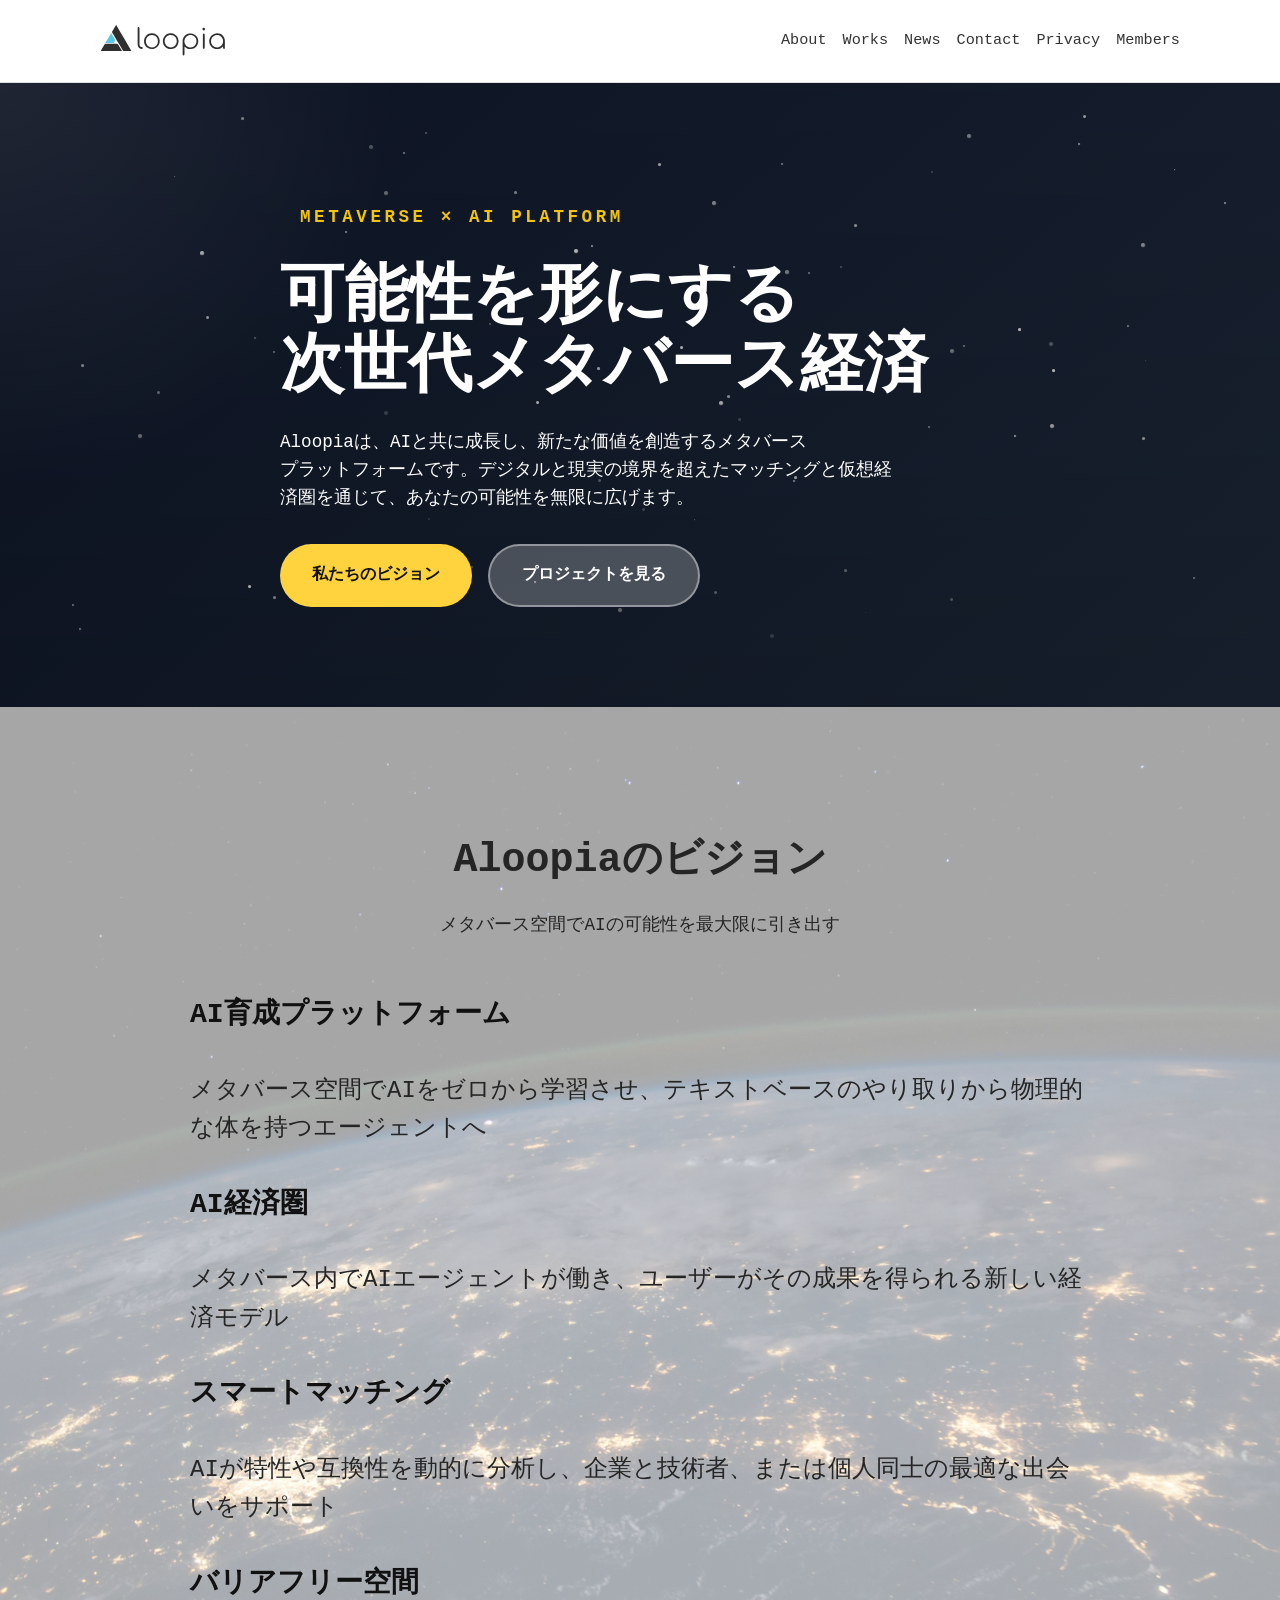
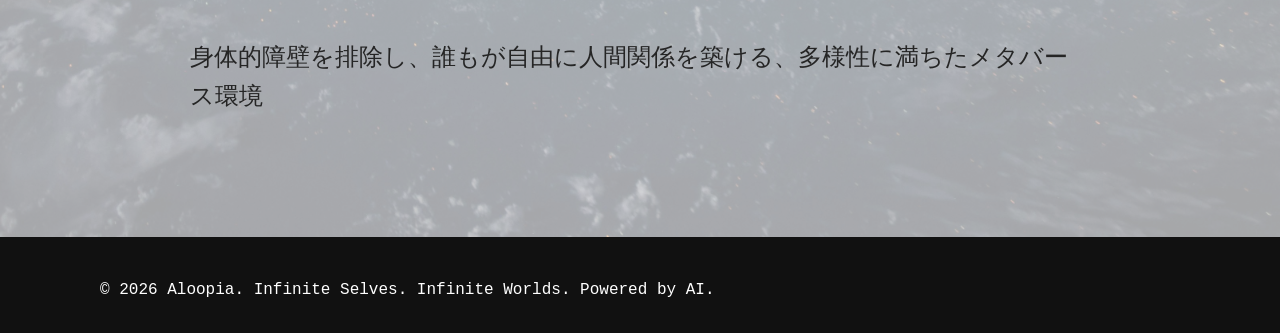
<file: index.html>
<!DOCTYPE html>
<html lang="ja">
<head>
  <meta charset="UTF-8" />
  <meta name="viewport" content="width=device-width, initial-scale=1.0" />
  <title>Aloopia | メタバース × AI プラットフォーム</title>
  <link rel="stylesheet" href="css/style.css" />
  <script defer src="js/main.js"></script>
  <link rel="icon" href="./assets/Aloopia_logo_blue.png" type="image/png">
</head>
<body>
  <header class="site-header">
    <div class="container header-inner">
      <a class="brand" href="/"><img src="assets/Aloopia_logo_part_blue.svg" alt="Aloopia" style="height: 32px;" href="./index.html"></a>
      <button class="nav-toggle" aria-label="ナビゲーションを開く">☰</button>
      <nav class="site-nav">
        <a href="about/index.html">About</a>
        <a href="works/index.html">Works</a>
        <a href="news/index.html">News</a>
        <a href="contact/index.html">Contact</a>
        <a href="privacy_policy/index.html">Privacy</a>
        <a href="members/index.html">Members</a>
      </nav>
    </div>
  </header>

  <main>
    <section class="hero">
      <div class="container hero-content">
        <p class="eyebrow">METAVERSE × AI PLATFORM</p>
        <h1>可能性を形にする<br>次世代メタバース経済</h1>
        <p><span class="nobreak">Aloopia</span>は、AIと共に成長し、新たな価値を創造する<span class="nobreak">メタバース</span><span class="nobreak">プラットフォーム</span>です。デジタルと現実の境界を超えたマッチングと仮想経済圏を通じて、あなたの可能性を無限に広げます。</p>
        <div class="hero-buttons">
          <a class="button primary" href="about/index.html">私たちのビジョン</a>
          <a class="button secondary" href="works/index.html">プロジェクトを見る</a>
        </div>
      </div>
    </section>

    <section class="overview">
      <div class="container">
        <div class="section-title">
          <h2>Aloopiaのビジョン</h2>
          <p>メタバース空間でAIの可能性を最大限に引き出す</p>
        </div>
        <div class="cards">
            <h3>AI育成プラットフォーム</h3>
            <p>メタバース空間でAIをゼロから学習させ、テキストベースのやり取りから物理的な体を持つエージェントへ</p>
            <h3>AI経済圏</h3>
            <p>メタバース内でAIエージェントが働き、ユーザーがその成果を得られる新しい経済モデル</p>
            <h3>スマートマッチング</h3>
            <p>AIが特性や互換性を動的に分析し、企業と技術者、または個人同士の最適な出会いをサポート</p>
            <h3>バリアフリー空間</h3>
            <p>身体的障壁を排除し、誰もが自由に人間関係を築ける、多様性に満ちたメタバース環境</p>
        </div>
      </div>
    </section>
  </main>

  <footer class="site-footer">
    <div class="container footer-inner">
      <p>© 2026 Aloopia. Infinite Selves. Infinite Worlds. Powered by AI.</p>
    </div>
  </footer>
</body>
</html>
</file>
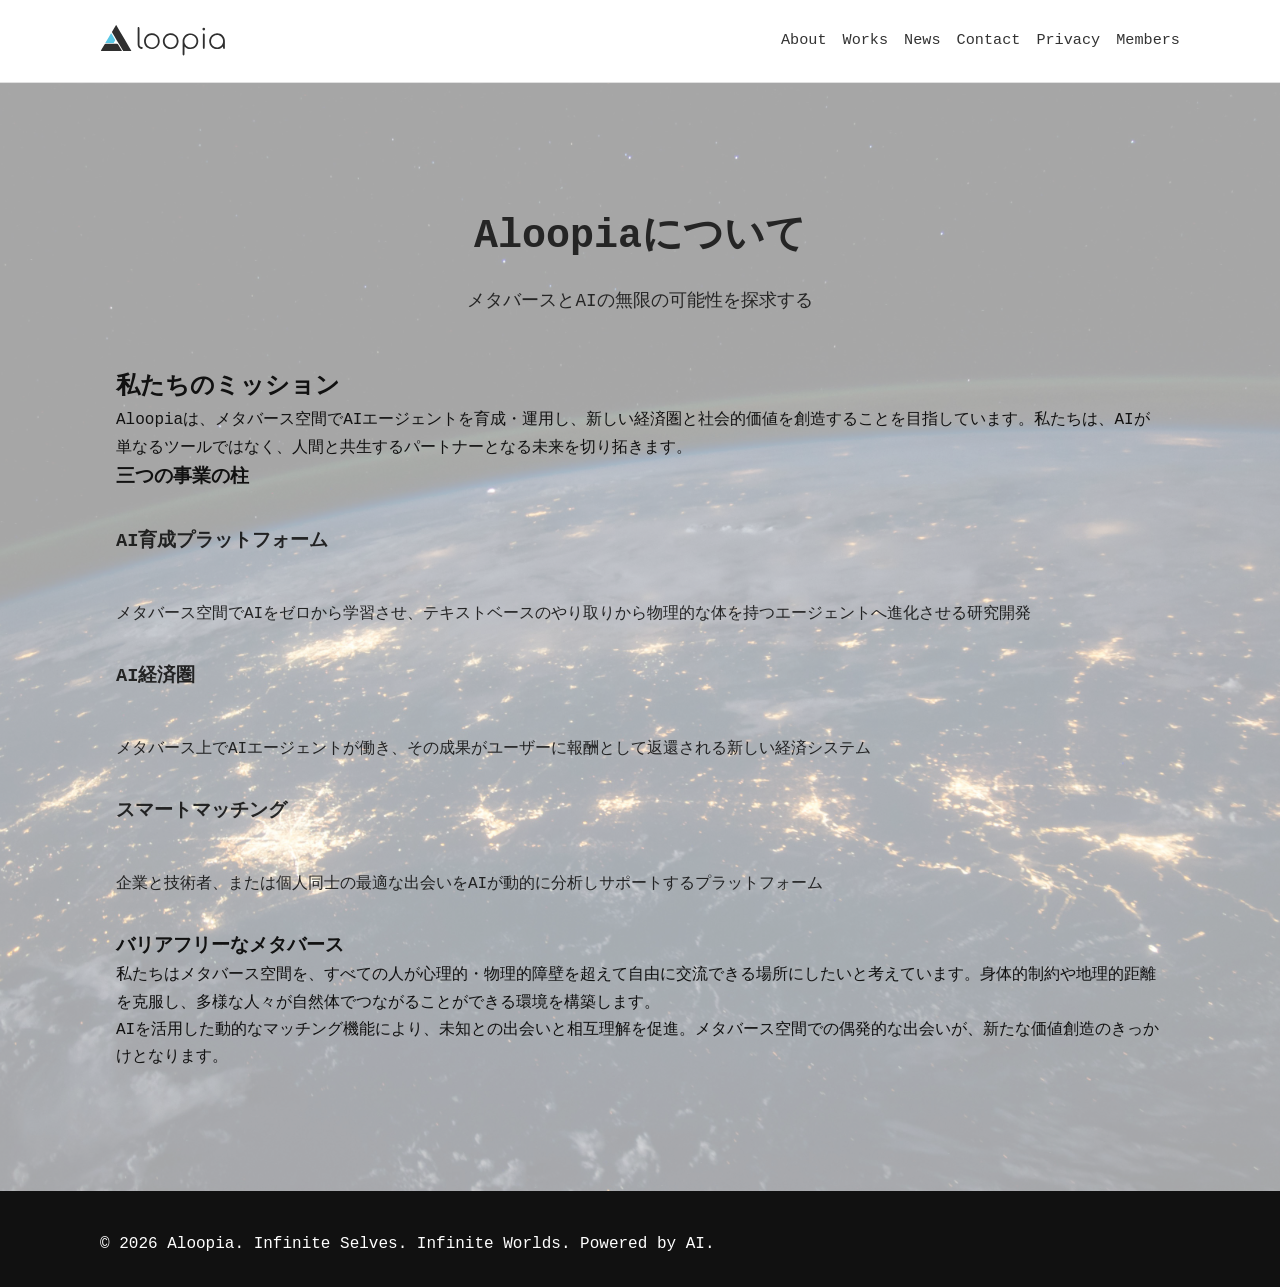
<file: about/index.html>
<!DOCTYPE html>
<html lang="ja">

<head>
    <meta charset="UTF-8" />
    <meta name="viewport" content="width=device-width, initial-scale=1.0" />
    <title>Aloopia | メタバース × AI プラットフォーム</title>
    <link rel="stylesheet" href="../css/style.css" />
    <script defer src="../js/main.js"></script>
    <link rel="icon" href="../assets/Aloopia_logo_blue.png" type="image/png">
</head>

<body>
    <header class="site-header">
        <div class="container header-inner">
            <a class="brand" href="/"><img src="../assets/Aloopia_logo_part_blue.svg" alt="Aloopia"
                    style="height: 32px;" href="../index.html"></a>
            <button class="nav-toggle" aria-label="ナビゲーションを開く">☰</button>
            <nav class="site-nav">
                <a href="./index.html">About</a>
                <a href="../works/index.html">Works</a>
                <a href="../news/index.html">News</a>
                <a href="../contact/index.html">Contact</a>
                <a href="../privacy_policy/index.html">Privacy</a>
                <a href="../members/index.html">Members</a>
            </nav>
        </div>
    </header>

  <main>
        <section class="overview">
            <div class="container">
                    <div class="container">
                <div class="section-title">
                    <h1>Aloopiaについて</h1>
                    <p>メタバースとAIの無限の可能性を探求する</p>
                </div>
                <h2>私たちのミッション</h2>
                <p>Aloopiaは、メタバース空間でAIエージェントを育成・運用し、新しい経済圏と社会的価値を創造することを目指しています。私たちは、AIが単なるツールではなく、人間と共生するパートナーとなる未来を切り拓きます。</p>
                <h3>三つの事業の柱</h3>
                <div style="display: grid; grid-template-columns: 1fr; gap: 32px; margin: 32px 0;">
                        <h3 style="margin: 0 0 12px; color: rgba(19, 19, 19, 0.9);">AI育成プラットフォーム</h4>
                        <p style="margin: 0; color: rgba(19, 19, 19, 0.9);">メタバース空間でAIをゼロから学習させ、テキストベースのやり取りから物理的な体を持つエージェントへ進化させる研究開発
                        </p>
                        <h3 style="margin: 0 0 12px; color: rgba(19, 19, 19, 0.9);">AI経済圏</h4>
                        <p style="margin: 0; color: rgba(19, 19, 19, 0.9);">メタバース上でAIエージェントが働き、その成果がユーザーに報酬として返還される新しい経済システム</p>
                        <h3 style="margin: 0 0 12px; color: rgba(19, 19, 19, 0.9);">スマートマッチング</h4>
                        <p style="margin: 0; color: rgba(19, 19, 19, 0.9);">企業と技術者、または個人同士の最適な出会いをAIが動的に分析しサポートするプラットフォーム</p>
                </div>
                
                <h3>バリアフリーなメタバース</h3>
                <p>私たちはメタバース空間を、すべての人が心理的・物理的障壁を超えて自由に交流できる場所にしたいと考えています。身体的制約や地理的距離を克服し、多様な人々が自然体でつながることができる環境を構築します。</p>
                
                <p>AIを活用した動的なマッチング機能により、未知との出会いと相互理解を促進。メタバース空間での偶発的な出会いが、新たな価値創造のきっかけとなります。</p>
                </div>
            </div>
        </section>
        
  </main>

  <footer class="site-footer">
    <div class="container footer-inner">
        <p>© 2026 Aloopia. Infinite Selves. Infinite Worlds. Powered by AI.</p>
    </div>
  </footer>
</body>
</html>
</file>
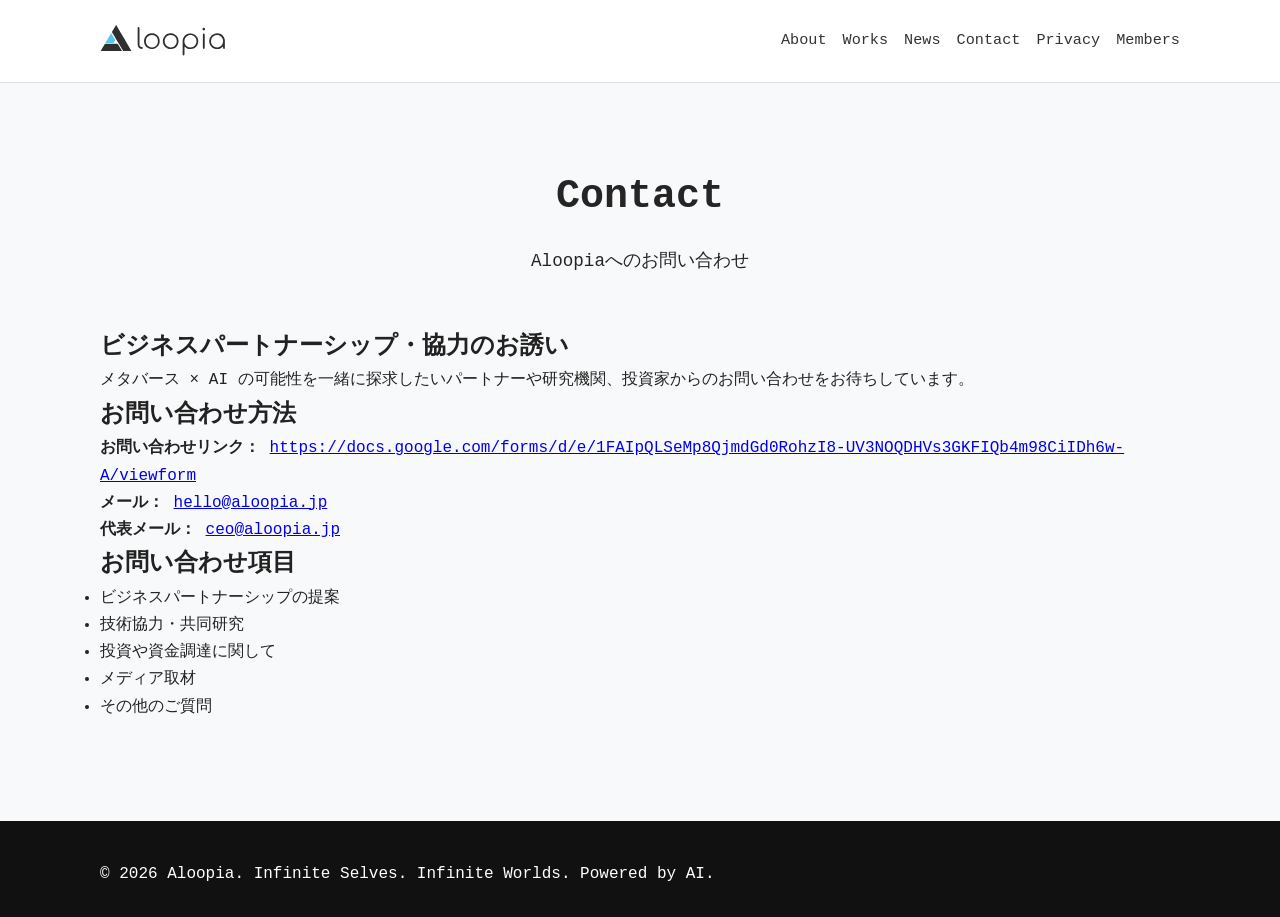
<file: contact/index.html>
<!DOCTYPE html>
<html lang="ja">

<head>
    <meta charset="UTF-8" />
    <meta name="viewport" content="width=device-width, initial-scale=1.0" />
    <title>Aloopia | メタバース × AI プラットフォーム</title>
    <link rel="stylesheet" href="../css/style.css" />
    <script defer src="../js/main.js"></script>
    <link rel="icon" href="../assets/Aloopia_logo_blue.png" type="image/png">
</head>

<body>
    <header class="site-header">
        <div class="container header-inner">
            <a class="brand" href="/"><img src="../assets/Aloopia_logo_part_blue.svg" alt="Aloopia"
                    style="height: 32px;" href="../index.html"></a>
            <button class="nav-toggle" aria-label="ナビゲーションを開く">☰</button>
            <nav class="site-nav">
                <a href="../about/index.html">About</a>
                <a href="../works/index.html">Works</a>
                <a href="../news/index.html">News</a>
                <a href="./index.html">Contact</a>
                <a href="../privacy_policy/index.html">Privacy</a>
                <a href="../members/index.html">Members</a>
            </nav>
        </div>
    </header>
  <main>
    <section class="page-section">
      <div class="container">
        <div class="section-title">
          <h1>Contact</h1>
          <p>Aloopiaへのお問い合わせ</p>
        </div>
          <h2>ビジネスパートナーシップ・協力のお誘い</h2>
          <p>メタバース × AI の可能性を一緒に探求したいパートナーや研究機関、投資家からのお問い合わせをお待ちしています。</p>
          
          <h2>お問い合わせ方法</h2>
          <p><strong>お問い合わせリンク：</strong> <a href="https://docs.google.com/forms/d/e/1FAIpQLSeMp8QjmdGd0RohzI8-UV3NOQDHVs3GKFIQb4m98CiIDh6w-A/viewform">https://docs.google.com/forms/d/e/1FAIpQLSeMp8QjmdGd0RohzI8-UV3NOQDHVs3GKFIQb4m98CiIDh6w-A/viewform</a></p>
          <p><strong>メール：</strong> <a href="mailto:hello@aloopia.jp">hello@aloopia.jp</a></p>
          <p><strong>代表メール：</strong> <a href="mailto:ceo@aloopia.jp">ceo@aloopia.jp</a></p>
          
          <h2>お問い合わせ項目</h2>
          <ul>
            <li>ビジネスパートナーシップの提案</li>
            <li>技術協力・共同研究</li>
            <li>投資や資金調達に関して</li>
            <li>メディア取材</li>
            <li>その他のご質問</li>
          </ul>
      </div>
    </section>
  </main>

  <footer class="site-footer">
    <div class="container footer-inner">
        <p>© 2026 Aloopia. Infinite Selves. Infinite Worlds. Powered by AI.</p>
    </div>
  </footer>
</body>
</html>
</file>
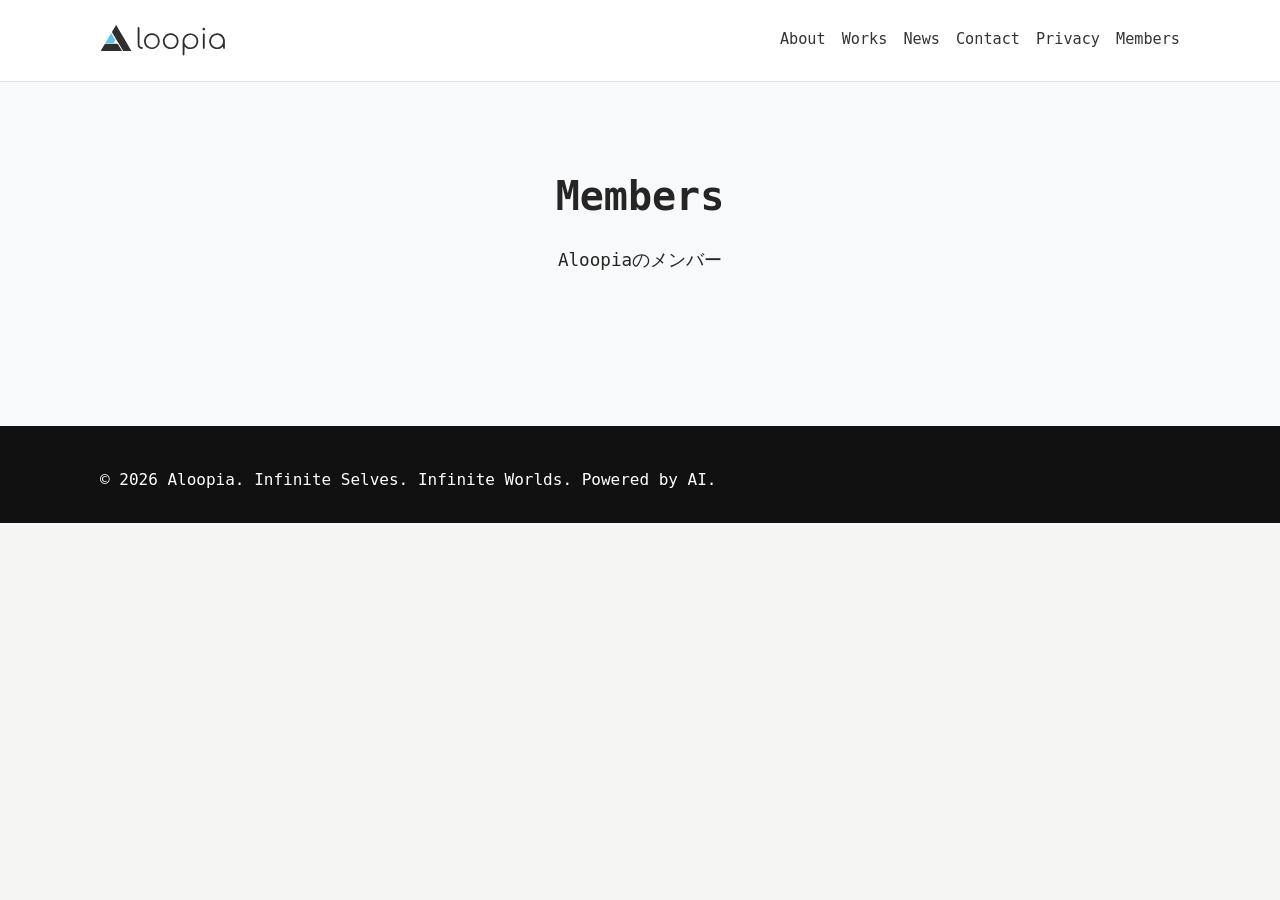
<file: members/index.html>
<!DOCTYPE html>
<html lang="ja">

<head>
    <meta charset="UTF-8" />
    <meta name="viewport" content="width=device-width, initial-scale=1.0" />
    <title>Aloopia | メタバース × AI プラットフォーム</title>
    <link rel="stylesheet" href="../css/style.css" />
    <script defer src="../js/main.js"></script>
    <link rel="icon" href="../assets/Aloopia_logo_blue.png" type="image/png">
</head>

<body>
    <header class="site-header">
        <div class="container header-inner">
            <a class="brand" href="/"><img src="../assets/Aloopia_logo_part_blue.svg" alt="Aloopia"
                    style="height: 32px;" href="../index.html"></a>
            <button class="nav-toggle" aria-label="ナビゲーションを開く">☰</button>
            <nav class="site-nav">
                <a href="../about/index.html">About</a>
                <a href="../works/index.html">Works</a>
                <a href="../news/index.html">News</a>
                <a href="./index.html">Contact</a>
                <a href="../privacy_policy/index.html">Privacy</a>
                <a href="./members/index.html">Members</a>
            </nav>
        </div>
    </header>
    <main>
        <section class="page-section">
            <div class="container">
                <div class="section-title">
                    <h1>Members</h1>
                    <p>Aloopiaのメンバー</p>
                </div>
            </div>
        </section>
    </main>

    <footer class="site-footer">
        <div class="container footer-inner">
            <p>© 2026 Aloopia. Infinite Selves. Infinite Worlds. Powered by AI.</p>
        </div>
    </footer>
</body>

</html>
</file>
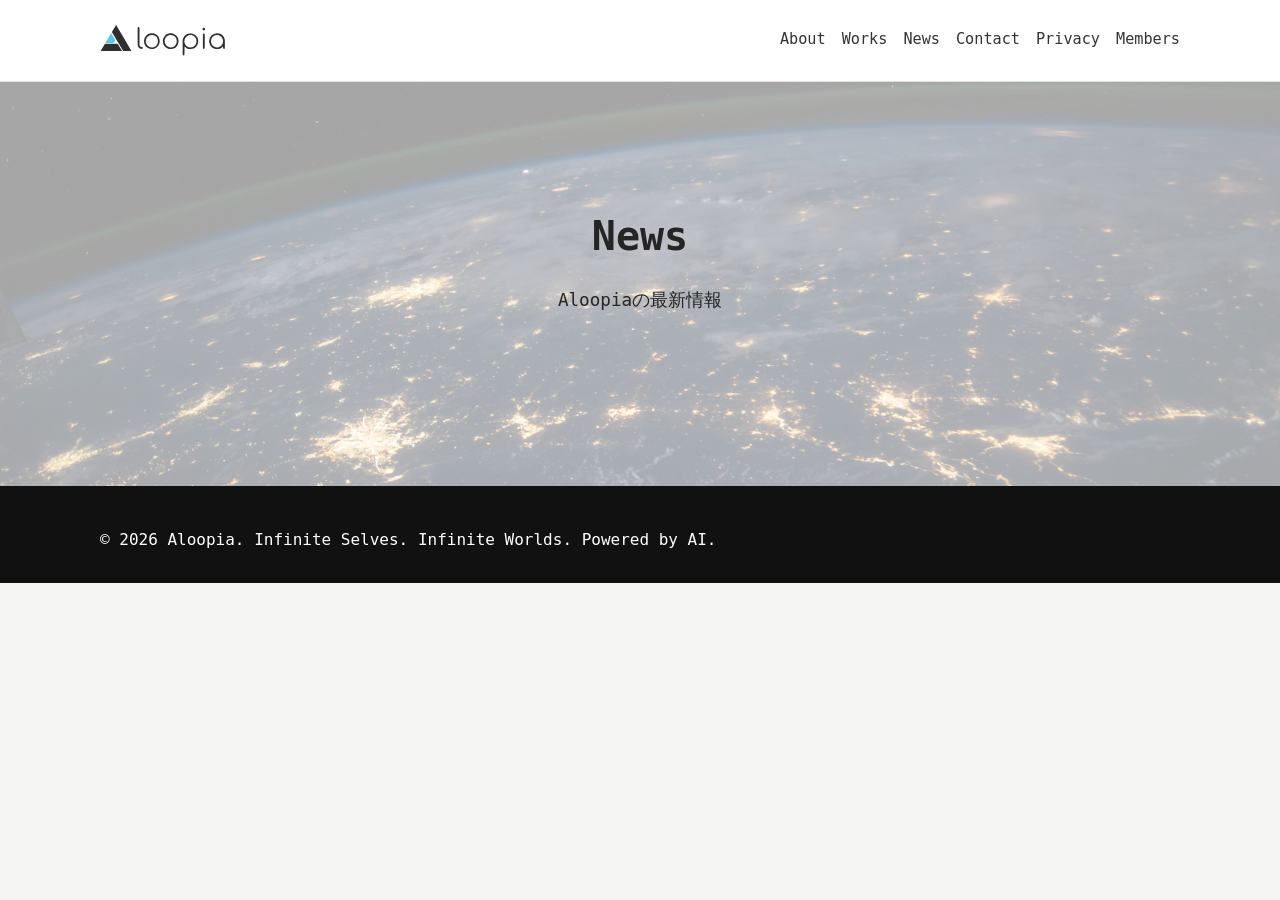
<file: news/index.html>
<!DOCTYPE html>
<html lang="ja">

<head>
    <meta charset="UTF-8" />
    <meta name="viewport" content="width=device-width, initial-scale=1.0" />
    <title>Aloopia | メタバース × AI プラットフォーム</title>
    <link rel="stylesheet" href="../css/style.css" />
    <script defer src="../js/main.js"></script>
    <link rel="icon" href="../assets/Aloopia_logo_blue.png" type="image/png">
</head>

<body>
    <header class="site-header">
        <div class="container header-inner">
            <a class="brand" href="/"><img src="../assets/Aloopia_logo_part_blue.svg" alt="Aloopia"
                    style="height: 32px;" href="../index.html"></a>
            <button class="nav-toggle" aria-label="ナビゲーションを開く">☰</button>
            <nav class="site-nav">
                <a href="../about/index.html">About</a>
                <a href="../works/index.html">Works</a>
                <a href="./index.html">News</a>
                <a href="../contact/index.html">Contact</a>
                <a href="../privacy_policy/index.html">Privacy</a>
                <a href="../members/index.html">Members</a>
            </nav>
        </div>
    </header>

  <main>
    <section class="overview">
        <div class="container">
      <div class="container">
        <div class="section-title">
          <h1>News</h1>
          <p>Aloopiaの最新情報</p>
        </div>
        <!--
        <div style="display: grid; grid-template-columns: 1fr; gap: 24px; margin: 32px 0;">
            <time datetime="2026-05-06" style="color: #3a57dd; font-weight: 600; margin-bottom: 8px; display: block;">2026.05.06</time>
            <h3 style="margin: 0 0 12px; color: rgba(19, 19, 19, 0.9);">Aloopiaが正式にローンチしました</h3>
            <p style="margin: 0; color: rgba(19, 19, 19, 0.9);">メタバース × AI プラットフォーム「Aloopia」の公式サイトがオンラインになりました。これから、メタバース内でAIを育成し、新しい経済圏を構築していきます。皆様のご支援をよろしくお願いいたします。</p>
          </article>
            <time datetime="2026-04-15" style="color: #3a57dd; font-weight: 600; margin-bottom: 8px; display: block;">2026.04.15</time>
            <h3 style="margin: 0 0 12px; color: rgba(19, 19, 19, 0.9);">メタバースプロトタイプの開発が加速</h3>
            <p style="margin: 0; color: rgba(19, 19, 19, 0.9);">AIエージェントが活動するメタバース環境のプロトタイプ開発が大きく進展。テスト環境での初期的な相互作用確認に成功しました。今後、より複雑なAI行動パターンの実装を進めていきます。</p>
          </article>
            <time datetime="2026-03-10" style="color: #3a57dd; font-weight: 600; margin-bottom: 8px; display: block;">2026.03.10</time>
            <h3 style="margin: 0 0 12px; color: rgba(19, 19, 19, 0.9);">AI学習エンジンの基礎研究が完了</h3>
            <p style="margin: 0; color: rgba(19, 19, 19, 0.9);">メタバース環境でAIをゼロから学習させるためのフレームワーク開発が一つのマイルストーンに到達。強化学習アルゴリズムの最適化に成功し、実環境での学習効率が大幅に向上しました。</p>
          </article>
            <time datetime="2026-02-20" style="color: #3a57dd; font-weight: 600; margin-bottom: 8px; display: block;">2026.02.20</time>
            <h3 style="margin: 0 0 12px; color: rgba(19, 19, 19, 0.9);">パートナー企業との協業を開始</h3>
            <p style="margin: 0; color: rgba(19, 19, 19, 0.9);">大手テクノロジー企業との協業契約を締結。メタバースプラットフォームの開発において、最新のAI技術とクラウドインフラの統合を進めていきます。</p>
          </article>
            <time datetime="2026-01-15" style="color: #3a57dd; font-weight: 600; margin-bottom: 8px; display: block;">2026.01.15</time>
            <h3 style="margin: 0 0 12px; color: rgba(19, 19, 19, 0.9);">研究開発チームの拡充</h3>
            <p style="margin: 0; color: rgba(19, 19, 19, 0.9);">AI研究者とメタバース開発エンジニアを新たに迎え入れ、チーム体制を強化。国際的な研究ネットワークの構築も並行して進めています。</p>
          </article>
        </div>
        -->
      </div>
      </div>
    </section>
  </main>

  <footer class="site-footer">
    <div class="container footer-inner">
        <p>© 2026 Aloopia. Infinite Selves. Infinite Worlds. Powered by AI.</p>
    </div>
  </footer>
</body>
</html>
</file>
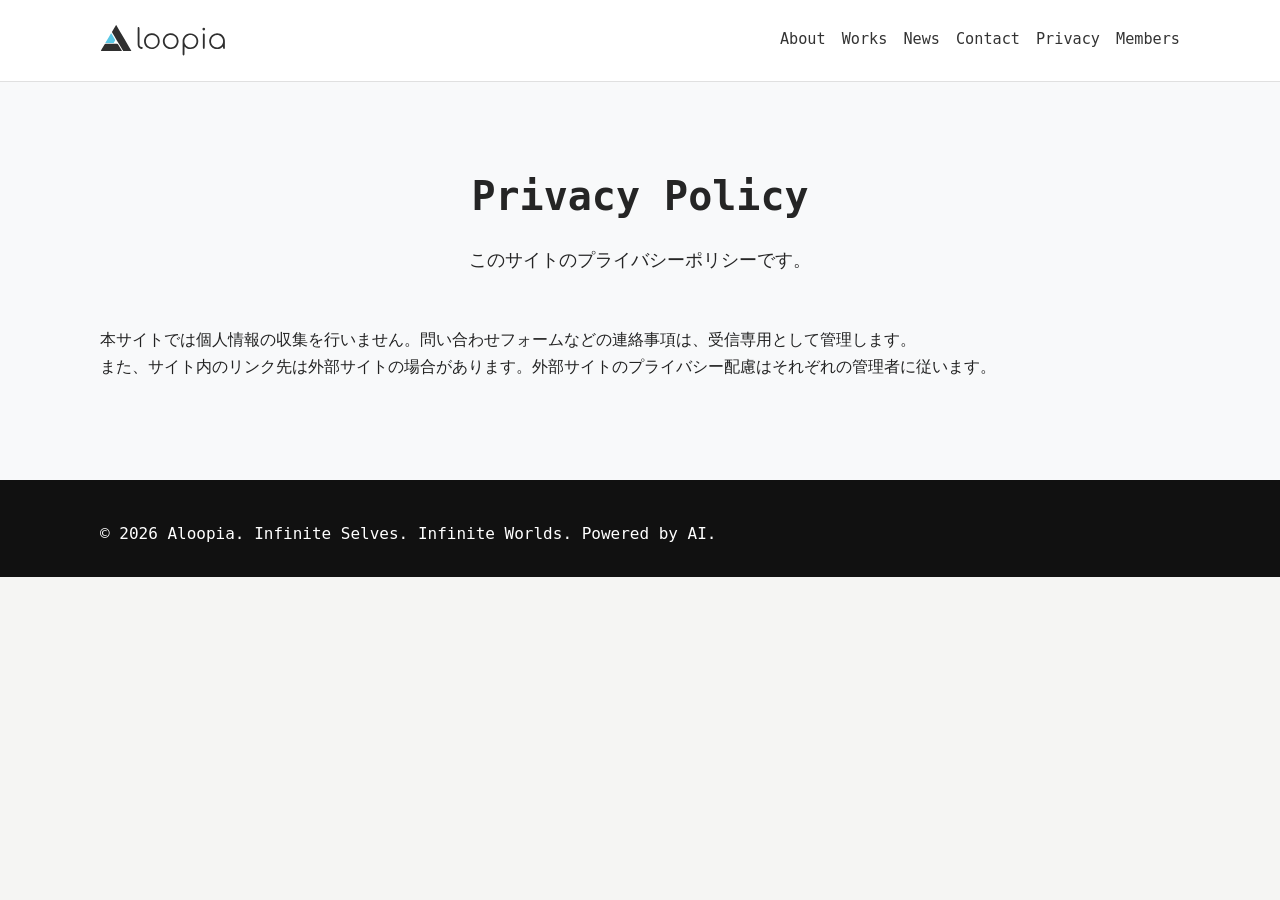
<file: privacy_policy/index.html>
<!DOCTYPE html>
<html lang="ja">

<head>
    <meta charset="UTF-8" />
    <meta name="viewport" content="width=device-width, initial-scale=1.0" />
    <title>Aloopia | メタバース × AI プラットフォーム</title>
    <link rel="stylesheet" href="../css/style.css" />
    <script defer src="../js/main.js"></script>
    <link rel="icon" href="../assets/Aloopia_logo_blue.png" type="image/png">
</head>

<body>
    <header class="site-header">
        <div class="container header-inner">
            <a class="brand" href="/"><img src="../assets/Aloopia_logo_part_blue.svg" alt="Aloopia"
                    style="height: 32px;" href="../index.html"></a>
            <button class="nav-toggle" aria-label="ナビゲーションを開く">☰</button>
            <nav class="site-nav">
                <a href="../about/index.html">About</a>
                <a href="../works/index.html">Works</a>
                <a href="../news/index.html">News</a>
                <a href="../contact/index.html">Contact</a>
                <a href="./index.html">Privacy</a>
                <a href="../members/index.html">Members</a>
            </nav>
        </div>
    </header>

  <main>
    <section class="page-section">
      <div class="container">
        <div class="section-title">
          <h1>Privacy Policy</h1>
          <p>このサイトのプライバシーポリシーです。</p>
        </div>
          <p>本サイトでは個人情報の収集を行いません。問い合わせフォームなどの連絡事項は、受信専用として管理します。</p>
          <p>また、サイト内のリンク先は外部サイトの場合があります。外部サイトのプライバシー配慮はそれぞれの管理者に従います。</p>
      </div>
    </section>
  </main>

  <footer class="site-footer">
    <div class="container footer-inner">
        <p>© 2026 Aloopia. Infinite Selves. Infinite Worlds. Powered by AI.</p>
    </div>
  </footer>
</body>
</html>
</file>
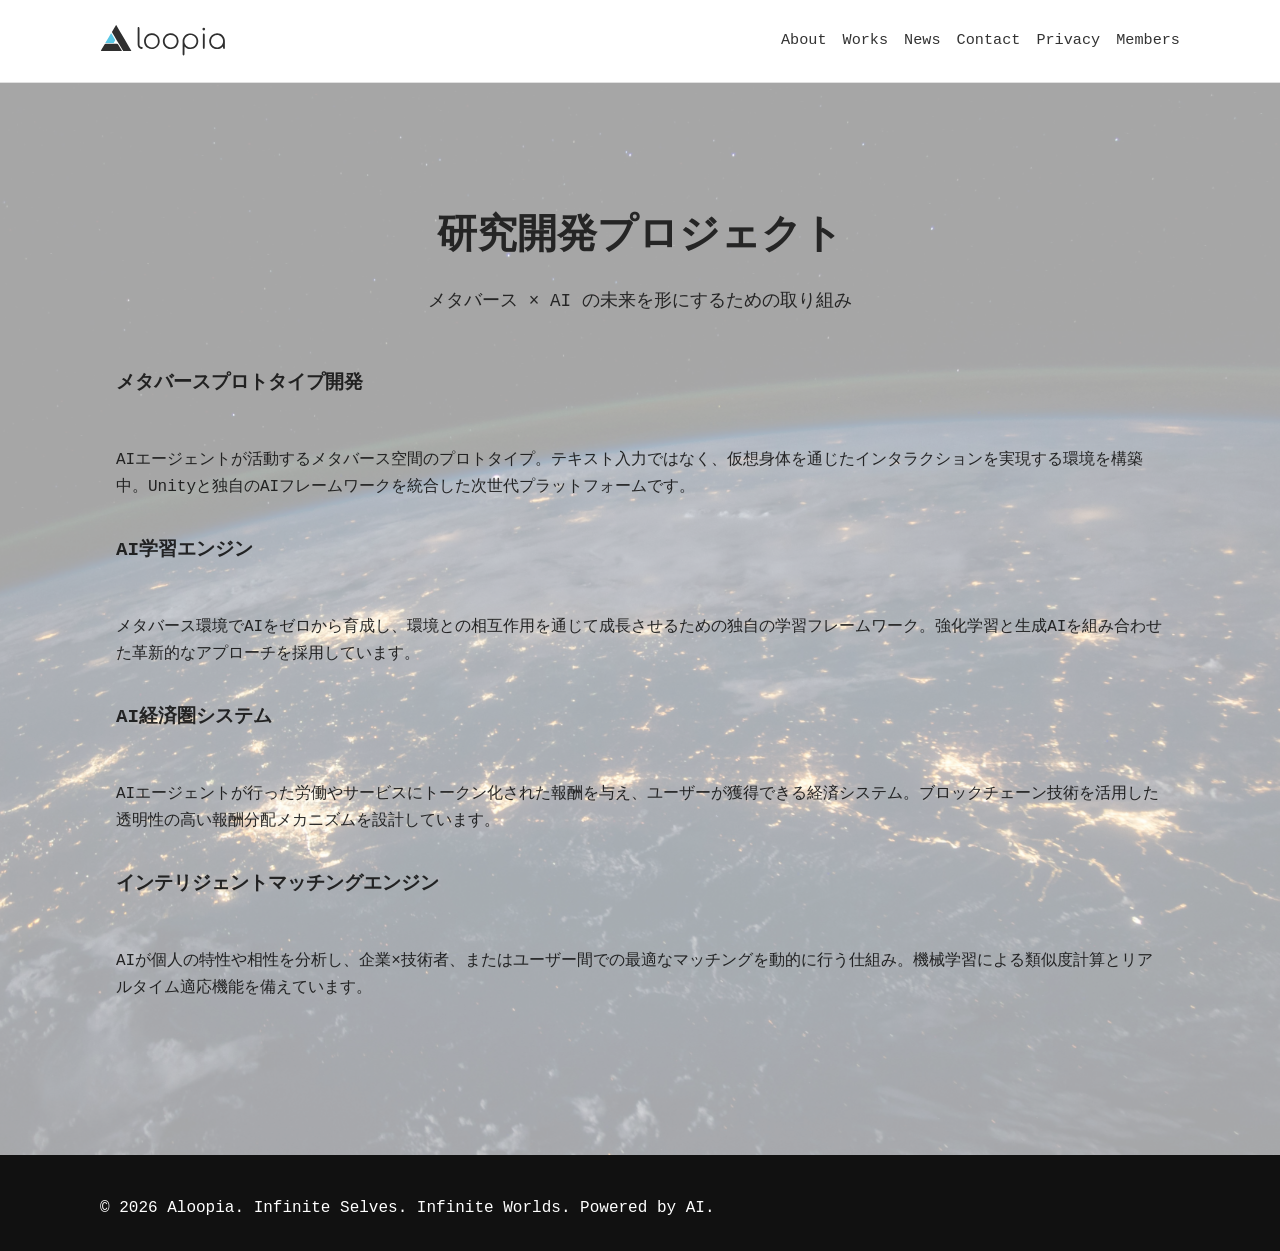
<file: works/index.html>
<!DOCTYPE html>
<html lang="ja">

<head>
    <meta charset="UTF-8" />
    <meta name="viewport" content="width=device-width, initial-scale=1.0" />
    <title>Aloopia | メタバース × AI プラットフォーム</title>
    <link rel="stylesheet" href="../css/style.css" />
    <script defer src="../js/main.js"></script>
    <link rel="icon" href="../assets/Aloopia_logo_blue.png" type="image/png">
</head>

<body>
    <header class="site-header">
        <div class="container header-inner">
            <a class="brand" href="/"><img src="../assets/Aloopia_logo_part_blue.svg" alt="Aloopia"
                    style="height: 32px;" href="../index.html"></a>
            <button class="nav-toggle" aria-label="ナビゲーションを開く">☰</button>
            <nav class="site-nav">
                <a href="../about/index.html">About</a>
                <a href="./index.html">Works</a>
                <a href="../news/index.html">News</a>
                <a href="../contact/index.html">Contact</a>
                <a href="../privacy_policy/index.html">Privacy</a>
                <a href="../members/index.html">Members</a>
            </nav>
        </div>
    </header>
  <main>
    <section class="overview">
        <div class="container">
      <div class="container">
        <div class="section-title">
          <h1>研究開発プロジェクト</h1>
          <p>メタバース × AI の未来を形にするための取り組み</p>
        </div>
        <div style="display: grid; grid-template-columns: 1fr; gap: 32px; margin: 32px 0;">
            <div style="display: flex; align-items: center; gap: 12px; margin-bottom: 16px;">
              <div>
                <h3 style="margin: 0; font-size: 1.2rem; color: rgba(19, 19, 19, 0.9);">メタバースプロトタイプ開発</h3>
              </div>
            </div>
            <p style="margin: 0; color: rgba(19, 19, 19, 0.9);">AIエージェントが活動するメタバース空間のプロトタイプ。テキスト入力ではなく、仮想身体を通じたインタラクションを実現する環境を構築中。Unityと独自のAIフレームワークを統合した次世代プラットフォームです。</p>
          </article>
            <div style="display: flex; align-items: center; gap: 12px; margin-bottom: 16px;">
              <div>
                <h3 style="margin: 0; font-size: 1.2rem; color: rgba(19, 19, 19, 0.9);">AI学習エンジン</h3>
              </div>
            </div>
            <p style="margin: 0; color: rgba(19, 19, 19, 0.9);">メタバース環境でAIをゼロから育成し、環境との相互作用を通じて成長させるための独自の学習フレームワーク。強化学習と生成AIを組み合わせた革新的なアプローチを採用しています。</p>
          </article>
            <div style="display: flex; align-items: center; gap: 12px; margin-bottom: 16px;">
              <div>
                <h3 style="margin: 0; font-size: 1.2rem; color: rgba(19, 19, 19, 0.9);">AI経済圏システム</h3>
              </div>
            </div>
            <p style="margin: 0; color: rgba(19, 19, 19, 0.9);">AIエージェントが行った労働やサービスにトークン化された報酬を与え、ユーザーが獲得できる経済システム。ブロックチェーン技術を活用した透明性の高い報酬分配メカニズムを設計しています。</p>
          </article>
            <div style="display: flex; align-items: center; gap: 12px; margin-bottom: 16px;">
              <div>
                <h3 style="margin: 0; font-size: 1.2rem; color: rgba(19, 19, 19, 0.9);">インテリジェントマッチングエンジン</h3>
              </div>
            </div>
            <p style="margin: 0; color: rgba(19, 19, 19, 0.9);">AIが個人の特性や相性を分析し、企業×技術者、またはユーザー間での最適なマッチングを動的に行う仕組み。機械学習による類似度計算とリアルタイム適応機能を備えています。</p>
          </article>
        </div>
      </div>
      </div>
    </section>
  </main>

  <footer class="site-footer">
    <div class="container footer-inner">
        <p>© 2026 Aloopia. Infinite Selves. Infinite Worlds. Powered by AI.</p>
    </div>
  </footer>
</body>
</html>
</file>
<file: css/style.css>
/* Reset & Base */
*,
*::before,
*::after {
  box-sizing: border-box;
  margin: 0;
  padding: 0;
}

* {
    animation: slideIn 0.4s cubic-bezier(0.25, 1, 0.5, 1) forwards;
}

@keyframes slideIn {
    0% {
        transform: translateX(180px);
        opacity: 0;
    }

    100% {
        transform: translateX(0);
    }

    40%,
    100% {
        opacity: 1;
    }
}

:root {
  color-scheme: light;
  /* font-family: "Noto Sans JP", sans-serif; */
  font-family: "M PLUS 1 Code", monospace, sans-serif;
  color: #222;
  background: #f5f5f3;
}
* {
  box-sizing: border-box;
}
html {
  scroll-behavior: smooth;
}
body {
  margin: 0;
  line-height: 1.7;
  background: #f5f5f3;
}
.container {
  width: min(1080px, calc(100% - 32px));
  margin: 0 auto;
}
.site-header {
  background: #FFFFFF;
  color: #333;
  position: sticky;
  top: 0;
  z-index: 20;
  border-bottom: 1px solid #e0e0e0;
}
.header-inner {
  display: flex;
  align-items: center;
  gap: 16px;
  padding: 14px 0;
}
.brand {
  color: #333;
  text-decoration: none;
  font-size: 1.2rem;
  font-weight: 700;
}
.brand img {
  height: 32px;
  margin-top: 10px;
}

.site-nav {
  display: flex;
  gap: 16px;
  margin-left: auto;
}
.site-nav a,
.footer-nav a {
  color: #333;
  text-decoration: none;
  font-size: 0.95rem;
  font-weight: 500;
}
.nav-toggle {
  display: none;
  border: none;
  background: transparent;
  color: #333;
  font-size: 1.4rem;
  cursor: pointer;
}
.hero {
  padding: 120px 0 100px;
  background: linear-gradient(
    var(--hero-angle, 135deg),
    #0F172A 0%,
    #1E293B var(--hero-stop-1, 35%),
    #334155 var(--hero-stop-2, 75%),
    #E0E1E6 100%
  );
  background-size: 240% 240%;
  color: #fff;
  position: relative;
  overflow: hidden;
  --hero-angle: 135deg;
  --hero-stop-1: 32%;
  --hero-stop-2: 66%;
}
.hero::before {
  content: '';
  position: absolute;
  inset: 0;
  background: radial-gradient(circle at top left, rgba(255,255,255,0.08), transparent 28%),
              linear-gradient(180deg, rgba(0,0,0,0.18), rgba(0,0,0,0.3));
  z-index: 1;
}
.hero-star {
  position: absolute;
  display: block;
  width: var(--star-size, 2px);
  height: var(--star-size, 2px);
  background: rgba(255, 255, 255, 0.9);
  border-radius: 50%;
  filter: drop-shadow(0 0 12px rgba(255, 255, 255, 0.4));
  animation: star-motion var(--star-duration, 6s) ease-in-out infinite;
  animation-delay: var(--star-delay, 0s);
  will-change: transform, opacity;
  z-index: 0;
}
@keyframes star-motion {
  0% {
    transform: translate(0, 0) scale(1);
    opacity: 0.1;
  }
  25% {
    transform: translate(var(--star-dx1, 0px), var(--star-dy1, 0px)) scale(1.4);
    opacity: 1;
  }
  50% {
    transform: translate(var(--star-dx2, 0px), var(--star-dy2, 0px)) scale(0.9);
    opacity: 0.4;
  }
  75% {
    transform: translate(var(--star-dx3, 0px), var(--star-dy3, 0px)) scale(1.4);
    opacity: 1;
  }
  100% {
    transform: translate(0, 0) scale(1);
    opacity: 0.1;
  }
}
.hero-content {
  max-width: 720px;
  position: relative;
  z-index: 2;
}
.hero.animate-gradient {
  animation: hero-bg-pulse 18s ease infinite;
}
@keyframes hero-bg-pulse {
  0%, 100% {
    background-position: 0% 50%;
  }
  50% {
    background-position: 100% 50%;
  }
}
.eyebrow {
  margin: 0 0 16px;
  letter-spacing: 0.2em;
  text-transform: uppercase;
  color: #f1c40f;
  font-size: 0.85rem;
  font-weight: 600;
  padding-left: 20px;
  padding-right: 20px;
}
.hero h1 {
  margin: 0 0 24px;
  font-size: clamp(2.5rem, 5vw, 4.5rem);
  line-height: 1.1;
  font-weight: 800;
}
.hero p {
  margin: 0 0 32px;
  max-width: 620px;
  font-size: 1.1rem;
  line-height: 1.6;
}
.hero-buttons {
  display: flex;
  flex-wrap: wrap;
  gap: 16px;
}
.button {
  display: inline-flex;
  align-items: center;
  justify-content: center;
  padding: 16px 32px;
  border-radius: 50px;
  text-decoration: none;
  transition: all 0.3s ease;
  font-weight: 600;
  font-size: 1rem;
}
.button:hover {
  transform: translateY(-3px);
  box-shadow: 0 14px 35px rgba(0,0,0,0.25);
}
.primary {
  background: #ffd33d;
  color: #111;
}
.secondary {
  background: rgba(255,255,255,0.24);
  color: #fff;
  border: 2px solid rgba(255,255,255,0.4);
  backdrop-filter: blur(12px);
}
.overview {
  background-color: #e0e1e6;
}
.overview {
  padding: 80px 0 100px;
  background: linear-gradient(135deg, #667eea 0%, #764ba2 100%);
  position: relative;
}
.overview::before {
  content: '';
  position: absolute;
  top: 0;
  left: 0;
  right: 0;
  bottom: 0;
  background: rgba(0,0,0,0.3);
  z-index: 1;
}
.overview .container {
  position: relative;
  z-index: 2;
}
.section-title {
  margin-bottom: 50px;
  text-align: center;
}
.section-title h2,
.section-title h1 {
  margin: 0 0 16px;
  font-size: 2.5rem;
  font-weight: 700;
  color: #252525;
}
.section-title p {
  margin: 0;
  color:  #252525;
  font-size: 1.1rem;
}
.cards {
  display: grid;
  grid-template-columns: 1fr;
  gap: 32px;
  max-width: 900px;
  margin: 0 auto;
}
.cards p {
  margin: 1px 0 0;
  color: #252525;
  line-height: 1.6;
}
.page-section {
  padding: 80px 0 100px;
  background: #f8f9fa;
}
.content-block {
  background: #fff;
  padding: 48px;
  border-radius: 20px;
  box-shadow: 0 20px 60px rgba(0,0,0,0.1);
  border: 1px solid #e9ecef;
}
.content-block h2 {
  margin-top: 0;
  font-size: 1.8rem;
  font-weight: 700;
  color: #333;
}
.content-block h3 {
  margin: 32px 0 16px;
  font-size: 1.3rem;
  font-weight: 600;
  color: #333;
}
.content-block p,
.content-block ul {
  margin: 0 0 24px;
  color: #555;
  line-height: 1.7;
}
.content-block ul {
  padding-left: 24px;
}
.content-block li {
  margin-bottom: 12px;
}
.news-list {
  display: grid;
  gap: 24px;
}
.news-item {
  padding: 32px;
  background: #fff;
  border-radius: 16px;
  box-shadow: 0 10px 30px rgba(0,0,0,0.08);
  border: 1px solid #e9ecef;
  transition: transform 0.3s ease;
}
.news-item:hover {
  transform: translateY(-2px);
}
.news-item time {
  display: block;
  margin-bottom: 12px;
  color: #999;
  font-size: 0.9rem;
  font-weight: 500;
}
.news-item h3 {
  margin: 0 0 12px;
  font-size: 1.3rem;
  font-weight: 600;
  color: #333;
}
.site-footer {
  background: #111;
  color: #fff;
  padding: 40px 0 30px;
}
.footer-inner {
  display: flex;
  align-items: center;
  gap: 16px;
  flex-wrap: wrap;
}
.footer-nav {
  margin-left: auto;
  display: flex;
  gap: 16px;
}
.nobreak{
  display: inline-block;
}/*
@media (max-width: 800px) {
  .site-nav {
    position: fixed;
    top: 16px;
    right: 0;
    left: 0;
    background: rgba(255, 255, 255, 0.98);
    border-bottom: 1px solid #e0e0e0;
    flex-direction: column;
    align-items: center;
    gap: 16px;
    padding: 20px 0;
    transform: translateY(-120%);
    transition: transform 0.3s ease;
  }
  .site-nav.show {
    transform: translateY(0);
  }
  .nav-toggle {
    display: inline-flex;
    margin-left: auto;
  }
  .footer-inner {
    flex-direction: column;
    align-items: flex-start;
  }
  .footer-nav {
    margin-left: 0;
    flex-wrap: wrap;
  }
}*/

@media (max-width: 800px) {

    .header-inner {
            display: flex;
            justify-content: space-between;
            align-items: center;
            position: relative;
            /* ボタンの基準にする */
            width: 100%;
            padding: 10px 20px;
            /* 左右の余白 */
        }
    
        /* トグルボタンを確実に見える位置に固定 */
        .nav-toggle {
            display: flex !important;
            flex-direction: column;
            justify-content: space-around;
            width: 30px;
            height: 24px;
            background: transparent;
            border: none;
            cursor: pointer;
            z-index: 1001;
            /* ナビよりさらに上に */
            padding: 0;
            margin-left: auto;
        }
    
        /* 三本線の色（背景が白なら #333、暗いなら #fff） */
        .nav-toggle span {
            display: block;
            width: 100%;
            height: 2px;
            background-color: #333;
            transition: all 0.3s ease;
        }
    
        /* ナビゲーションメニュー本体 */
        .site-nav {
            display: flex !important;
            flex-direction: column !important;
            /* 縦並びを強制 */
            align-items: center;
            justify-content: center;
    
            position: fixed;
            top: 0;
            left: 0;
            width: 100vw;
            /* 画面幅いっぱい */
            height: 100vh;
            /* 画面高さいっぱい（またはauto） */
            background: rgba(255, 255, 255, 0.98);
    
            /* 初期状態：画面の上に完全に隠す */
            transform: translateY(-100%);
            opacity: 0;
            visibility: hidden;
            transition: transform 0.4s ease, opacity 0.3s ease;
            z-index: 1000;
        }
    
        /* 開いた状態 */
        .site-nav.show {
            transform: translateY(0);
            opacity: 1;
            visibility: visible;
        }
    
        /* メニュー内の各リンク */
        .site-nav a {
            width: 100%;
            text-align: center;
            padding: 20px 0;
            /* 上下の余白（ここを調整すると詰まります） */
            font-size: 1.2rem;
            font-weight: 500;
            color: #333;
            text-decoration: none;
        }
    
        /* -------------------------------------------
         ×印へのアニメーション（前の設定を維持）
      ------------------------------------------- */
        .nav-toggle.show span:nth-child(1) {
            transform: translateY(8px) rotate(45deg);
        }
    
        .nav-toggle.show span:nth-child(2) {
            opacity: 0;
        }
    
        .nav-toggle.show span:nth-child(3) {
            transform: translateY(-8px) rotate(-45deg);
        }
}
@media (max-width: 560px) {
  .hero {
    padding: 80px 0 60px;
  }
  .hero-content {
    width: 100%;
    padding-left: 40px;
    padding-right: 40px;
  }
  .hero h1 {
    font-size: 1.8rem;
  }
  .button {
    width: 100%;
    margin-bottom: 8px;
  }
  .section-title h2,
  .section-title h1 {
    font-size: 2rem;
  }
  .content-block {
    padding: 32px 24px;
  }
}


.overview {
    position: relative;
    background-image: url("../assets/nasa-Q1p7bh3SHj8-unsplash.jpg");
    background-size: cover;
    background-position: center;
    color: #111;
    padding: 120px 0;
}

.overview::before {
    content: "";
    position: absolute;
    inset: 0;
    background: rgba(255, 255, 255, 0.65);
    /* 薄い白のオーバーレイ */
    pointer-events: none;
}

.cards {
    position: relative;
    z-index: 1;
    font-size: 1.5rem;
}
</file>
